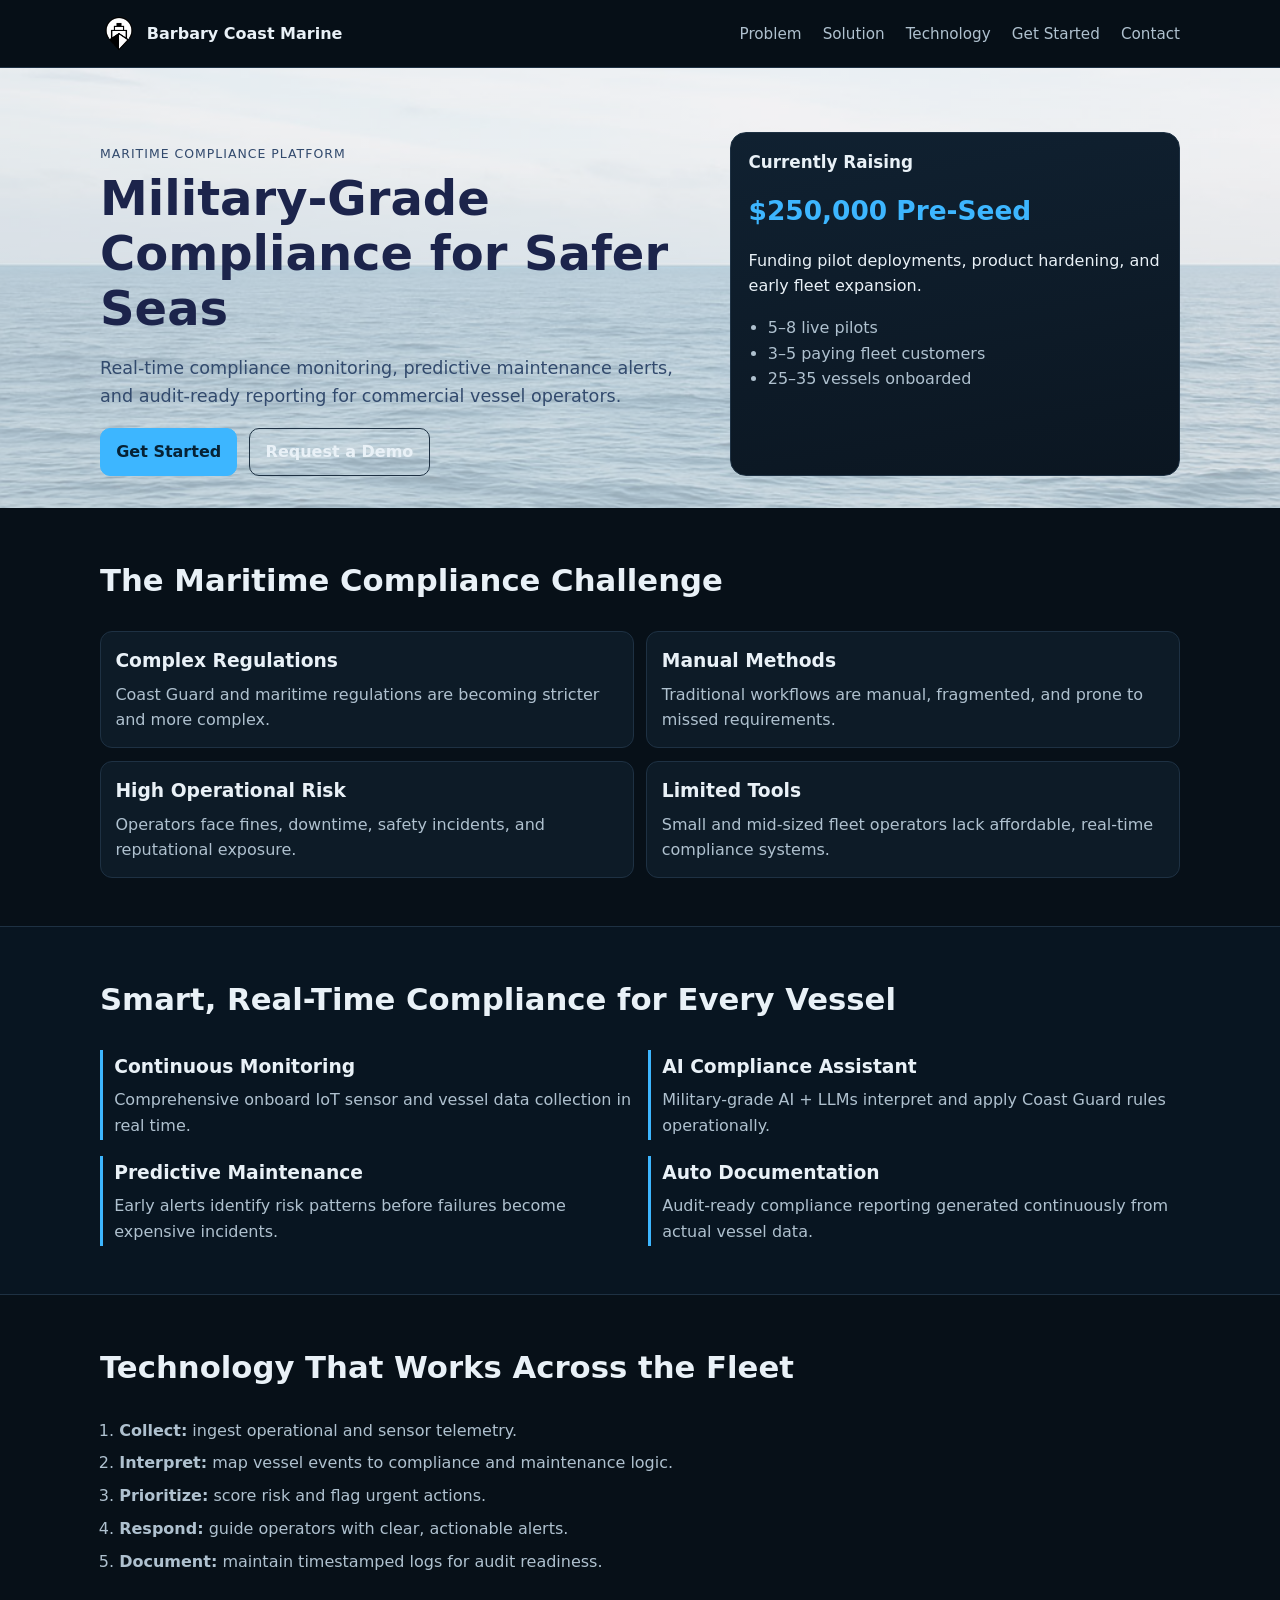
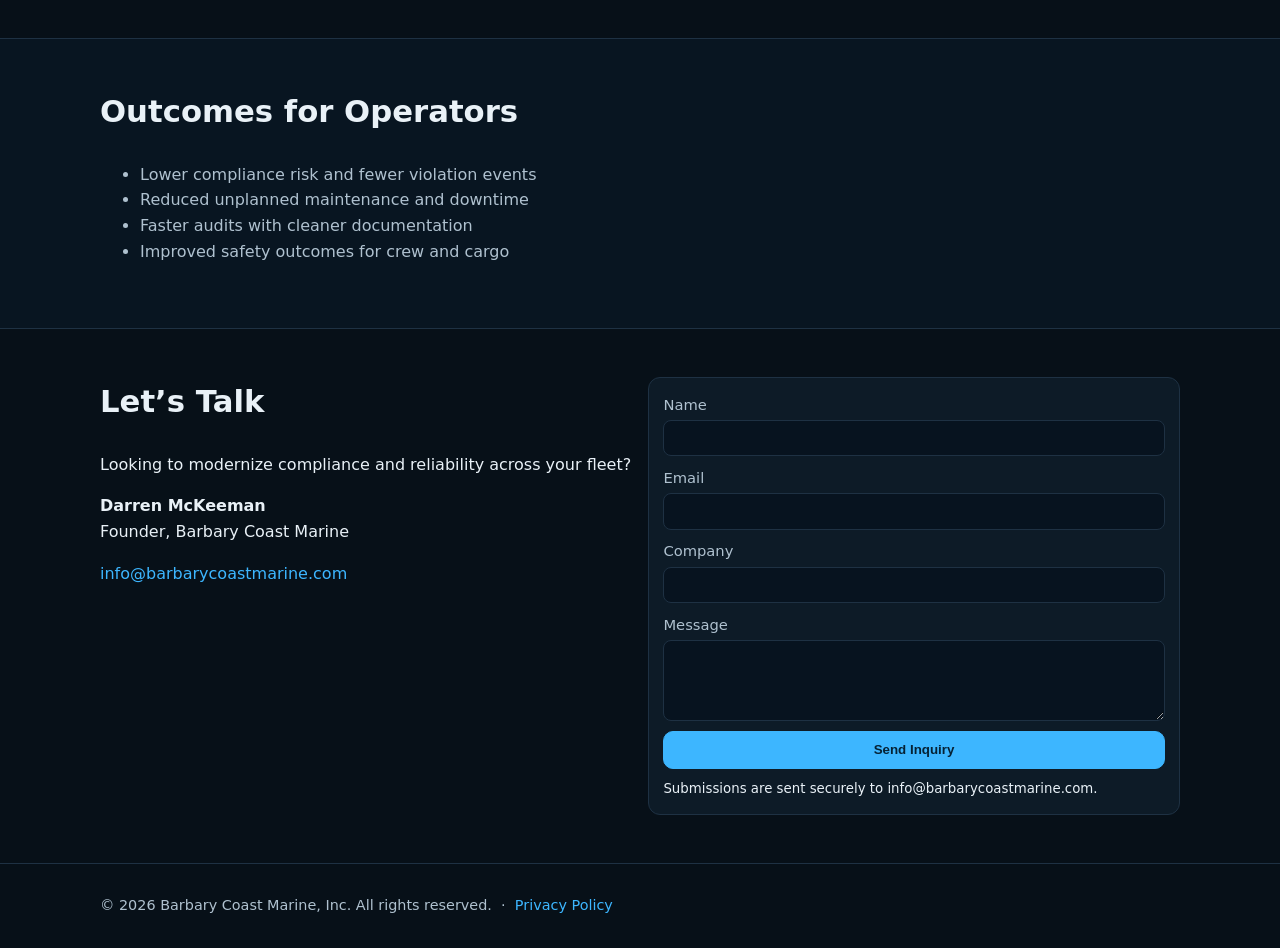
<file: index.html>
<!doctype html>
<html lang="en">
<head>
  <meta charset="utf-8" />
  <meta name="viewport" content="width=device-width, initial-scale=1" />
  <title>Barbary Coast Marine | Real-Time Maritime Compliance</title>
  <meta name="description" content="Barbary Coast Marine provides real-time maritime compliance monitoring, predictive maintenance alerts, and audit-ready reporting for commercial vessels." />
  <meta property="og:title" content="Barbary Coast Marine" />
  <meta property="og:description" content="Military-grade compliance for safer seas." />
  <meta property="og:type" content="website" />
  <link rel="stylesheet" href="./styles.css" />
  <!-- Google tag (gtag.js) -->
  <script async src="https://www.googletagmanager.com/gtag/js?id=G-GDES0HPYLT"></script>
  <script>
    window.dataLayer = window.dataLayer || [];
    function gtag(){dataLayer.push(arguments);}
    gtag('js', new Date());
    gtag('config', 'G-GDES0HPYLT');
  </script>
</head>
<body>
  <header class="site-header">
    <div class="container nav-wrap">
      <a href="#top" class="brand" aria-label="Barbary Coast Marine home">
        <img src="./assets/barbarycoastlogo.png" alt="Barbary Coast Marine" class="brand-logo" />
        <span>Barbary Coast Marine</span>
      </a>
      <button class="nav-toggle" aria-label="Toggle navigation" aria-expanded="false">
        <span></span><span></span><span></span>
      </button>
      <nav id="main-nav">
        <a href="#problem">Problem</a>
        <a href="#solution">Solution</a>
        <a href="#technology">Technology</a>
        <a href="./get-started.html">Get Started</a>
        <a href="#contact">Contact</a>
      </nav>
    </div>
  </header>

  <main id="top">
    <section class="hero">
      <div class="container hero-grid">
        <div>
          <p class="eyebrow">Maritime Compliance Platform</p>
          <h1>Military-Grade Compliance for Safer Seas</h1>
          <p class="lead">
            Real-time compliance monitoring, predictive maintenance alerts,
            and audit-ready reporting for commercial vessel operators.
          </p>
          <div class="cta-row">
            <a class="btn btn-primary" href="./get-started.html">Get Started</a>
            <a class="btn btn-secondary" href="#contact">Request a Demo</a>
          </div>
        </div>
        <aside class="hero-card">
          <h2>Currently Raising</h2>
          <p class="raise">$250,000 Pre-Seed</p>
          <p>Funding pilot deployments, product hardening, and early fleet expansion.</p>
          <ul>
            <li>5–8 live pilots</li>
            <li>3–5 paying fleet customers</li>
            <li>25–35 vessels onboarded</li>
          </ul>
        </aside>
      </div>
    </section>

    <section id="problem" class="section">
      <div class="container">
        <h2>The Maritime Compliance Challenge</h2>
        <div class="cards">
          <article class="card">
            <h3>Complex Regulations</h3>
            <p>Coast Guard and maritime regulations are becoming stricter and more complex.</p>
          </article>
          <article class="card">
            <h3>Manual Methods</h3>
            <p>Traditional workflows are manual, fragmented, and prone to missed requirements.</p>
          </article>
          <article class="card">
            <h3>High Operational Risk</h3>
            <p>Operators face fines, downtime, safety incidents, and reputational exposure.</p>
          </article>
          <article class="card">
            <h3>Limited Tools</h3>
            <p>Small and mid-sized fleet operators lack affordable, real-time compliance systems.</p>
          </article>
        </div>
      </div>
    </section>

    <section id="solution" class="section alt">
      <div class="container">
        <h2>Smart, Real-Time Compliance for Every Vessel</h2>
        <div class="feature-grid">
          <article>
            <h3>Continuous Monitoring</h3>
            <p>Comprehensive onboard IoT sensor and vessel data collection in real time.</p>
          </article>
          <article>
            <h3>AI Compliance Assistant</h3>
            <p>Military-grade AI + LLMs interpret and apply Coast Guard rules operationally.</p>
          </article>
          <article>
            <h3>Predictive Maintenance</h3>
            <p>Early alerts identify risk patterns before failures become expensive incidents.</p>
          </article>
          <article>
            <h3>Auto Documentation</h3>
            <p>Audit-ready compliance reporting generated continuously from actual vessel data.</p>
          </article>
        </div>
      </div>
    </section>

    <section id="technology" class="section">
      <div class="container">
        <h2>Technology That Works Across the Fleet</h2>
        <ol class="steps">
          <li><strong>Collect:</strong> ingest operational and sensor telemetry.</li>
          <li><strong>Interpret:</strong> map vessel events to compliance and maintenance logic.</li>
          <li><strong>Prioritize:</strong> score risk and flag urgent actions.</li>
          <li><strong>Respond:</strong> guide operators with clear, actionable alerts.</li>
          <li><strong>Document:</strong> maintain timestamped logs for audit readiness.</li>
        </ol>
      </div>
    </section>

    <section class="section alt outcomes">
      <div class="container">
        <h2>Outcomes for Operators</h2>
        <ul>
          <li>Lower compliance risk and fewer violation events</li>
          <li>Reduced unplanned maintenance and downtime</li>
          <li>Faster audits with cleaner documentation</li>
          <li>Improved safety outcomes for crew and cargo</li>
        </ul>
      </div>
    </section>

    <section id="contact" class="section contact">
      <div class="container contact-wrap">
        <div>
          <h2>Let’s Talk</h2>
          <p>Looking to modernize compliance and reliability across your fleet?</p>
          <p><strong>Darren McKeeman</strong><br/>Founder, Barbary Coast Marine</p>
          <p>
            <a href="mailto:info@barbarycoastmarine.com">info@barbarycoastmarine.com</a>
          </p>
        </div>
        <form class="contact-form" action="https://formsubmit.co/info@barbarycoastmarine.com" method="POST">
          <input type="hidden" name="_subject" value="New Barbary Coast Marine website inquiry" />
          <input type="hidden" name="_captcha" value="false" />
          <input type="hidden" name="_template" value="table" />
          <input type="hidden" name="_next" value="https://barbarycoastmarine.com/#contact" />
          <label>Name<input name="name" required /></label>
          <label>Email<input type="email" name="email" required /></label>
          <label>Company<input name="company" /></label>
          <label>Message<textarea name="message" rows="4" required></textarea></label>
          <button class="btn btn-primary" type="submit">Send Inquiry</button>
          <small>Submissions are sent securely to info@barbarycoastmarine.com.</small>
        </form>
      </div>
    </section>
  </main>

  <footer class="site-footer">
    <div class="container">
      <p>© <span id="year"></span> Barbary Coast Marine, Inc. All rights reserved. &nbsp;·&nbsp; <a href="./privacy-policy.html">Privacy Policy</a></p>
    </div>
  </footer>

  <script src="./script.js"></script>
</body>
</html>
</file>
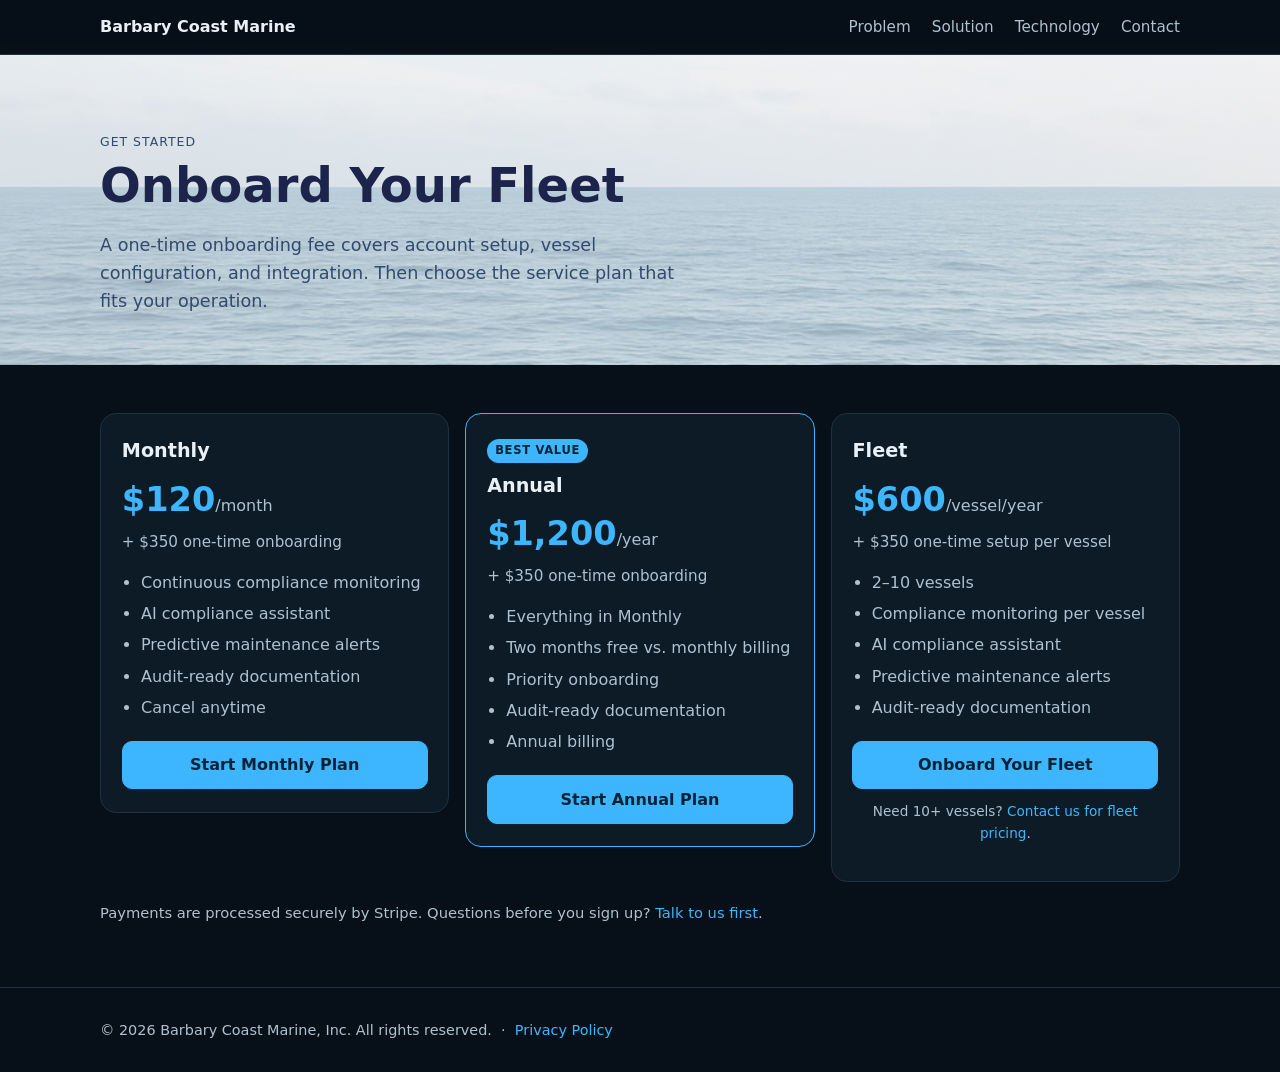
<file: get-started.html>
<!doctype html>
<html lang="en">
<head>
  <meta charset="utf-8" />
  <meta name="viewport" content="width=device-width, initial-scale=1" />
  <title>Get Started | Barbary Coast Marine</title>
  <meta name="description" content="Onboard your fleet with Barbary Coast Marine. One-time onboarding plus monthly or annual maritime compliance service." />
  <link rel="stylesheet" href="./styles.css" />
  <!-- Google tag (gtag.js) -->
  <script async src="https://www.googletagmanager.com/gtag/js?id=G-GDES0HPYLT"></script>
  <script>
    window.dataLayer = window.dataLayer || [];
    function gtag(){dataLayer.push(arguments);}
    gtag('js', new Date());
    gtag('config', 'G-GDES0HPYLT');
  </script>
</head>
<body>
  <header class="site-header">
    <div class="container nav-wrap">
      <a href="./index.html#top" class="brand">Barbary Coast Marine</a>
      <button class="nav-toggle" aria-label="Toggle navigation" aria-expanded="false">
        <span></span><span></span><span></span>
      </button>
      <nav id="main-nav">
        <a href="./index.html#problem">Problem</a>
        <a href="./index.html#solution">Solution</a>
        <a href="./index.html#technology">Technology</a>
        <a href="./index.html#contact">Contact</a>
      </nav>
    </div>
  </header>

  <main id="top">
    <section class="hero">
      <div class="container">
        <p class="eyebrow">Get Started</p>
        <h1>Onboard Your Fleet</h1>
        <p class="lead">
          A one-time onboarding fee covers account setup, vessel configuration, and
          integration. Then choose the service plan that fits your operation.
        </p>
      </div>
    </section>

    <section class="section">
      <div class="container">
        <div class="pricing-grid">
          <article class="plan">
            <h3>Monthly</h3>
            <p class="price">$120<span>/month</span></p>
            <p class="setup">+ $350 one-time onboarding</p>
            <ul>
              <li>Continuous compliance monitoring</li>
              <li>AI compliance assistant</li>
              <li>Predictive maintenance alerts</li>
              <li>Audit-ready documentation</li>
              <li>Cancel anytime</li>
            </ul>
            <a class="btn btn-primary" href="https://buy.stripe.com/00wdR8ayWgyO8xNdBJafS00">Start Monthly Plan</a>
          </article>

          <article class="plan featured">
            <p class="badge">Best value</p>
            <h3>Annual</h3>
            <p class="price">$1,200<span>/year</span></p>
            <p class="setup">+ $350 one-time onboarding</p>
            <ul>
              <li>Everything in Monthly</li>
              <li>Two months free vs. monthly billing</li>
              <li>Priority onboarding</li>
              <li>Audit-ready documentation</li>
              <li>Annual billing</li>
            </ul>
            <a class="btn btn-primary" href="https://buy.stripe.com/dRm28qdL82HY6pF2X5afS01">Start Annual Plan</a>
          </article>

          <article class="plan">
            <h3>Fleet</h3>
            <p class="price">$600<span>/vessel/year</span></p>
            <p class="setup">+ $350 one-time setup per vessel</p>
            <ul>
              <li>2–10 vessels</li>
              <li>Compliance monitoring per vessel</li>
              <li>AI compliance assistant</li>
              <li>Predictive maintenance alerts</li>
              <li>Audit-ready documentation</li>
            </ul>
            <a class="btn btn-primary" href="https://buy.stripe.com/8x2fZg6iG1DUcO369hafS04">Onboard Your Fleet</a>
            <p class="fleet-note">Need 10+ vessels? <a href="./index.html#contact">Contact us for fleet pricing</a>.</p>
          </article>
        </div>
        <p class="pay-note">
          Payments are processed securely by Stripe. Questions before you sign up?
          <a href="./index.html#contact">Talk to us first</a>.
        </p>
      </div>
    </section>
  </main>

  <footer class="site-footer">
    <div class="container">
      <p>&copy; <span id="year"></span> Barbary Coast Marine, Inc. All rights reserved. &nbsp;·&nbsp; <a href="./privacy-policy.html">Privacy Policy</a></p>
    </div>
  </footer>

  <script src="./script.js"></script>
</body>
</html>
</file>
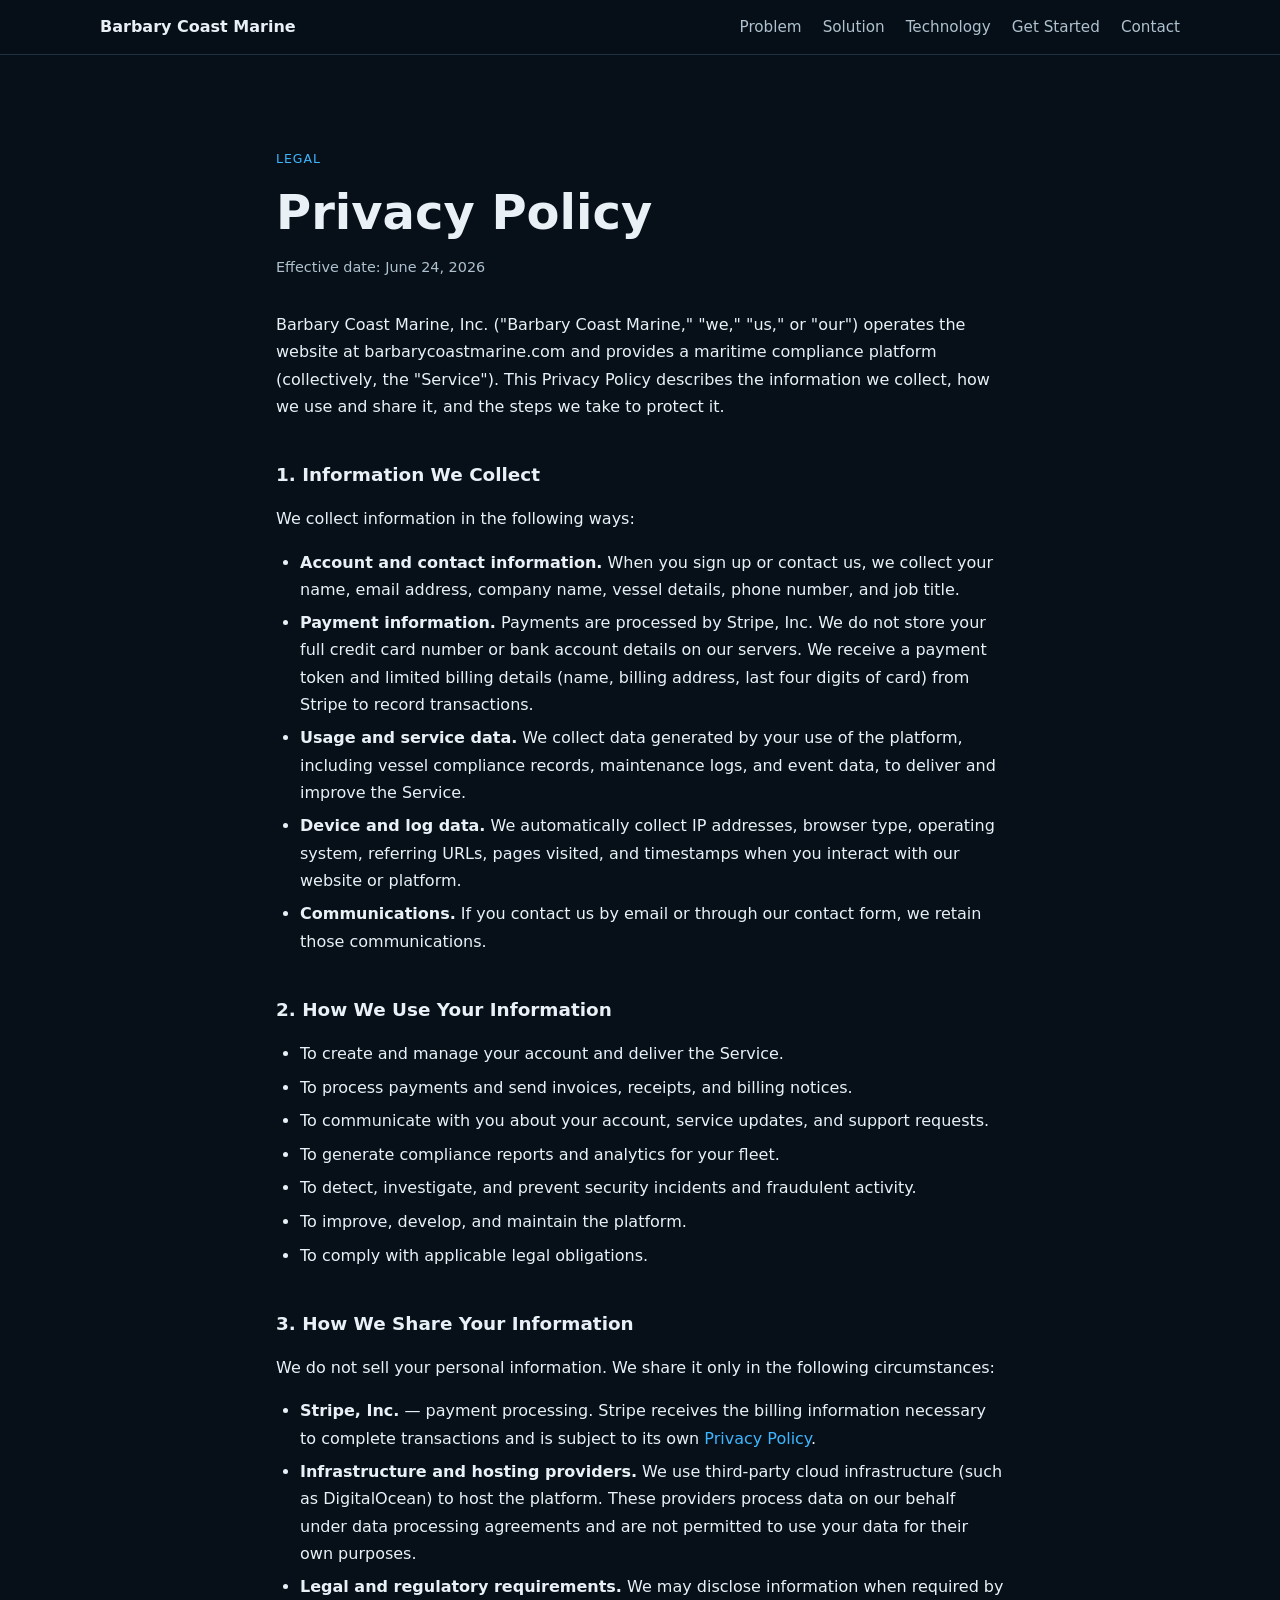
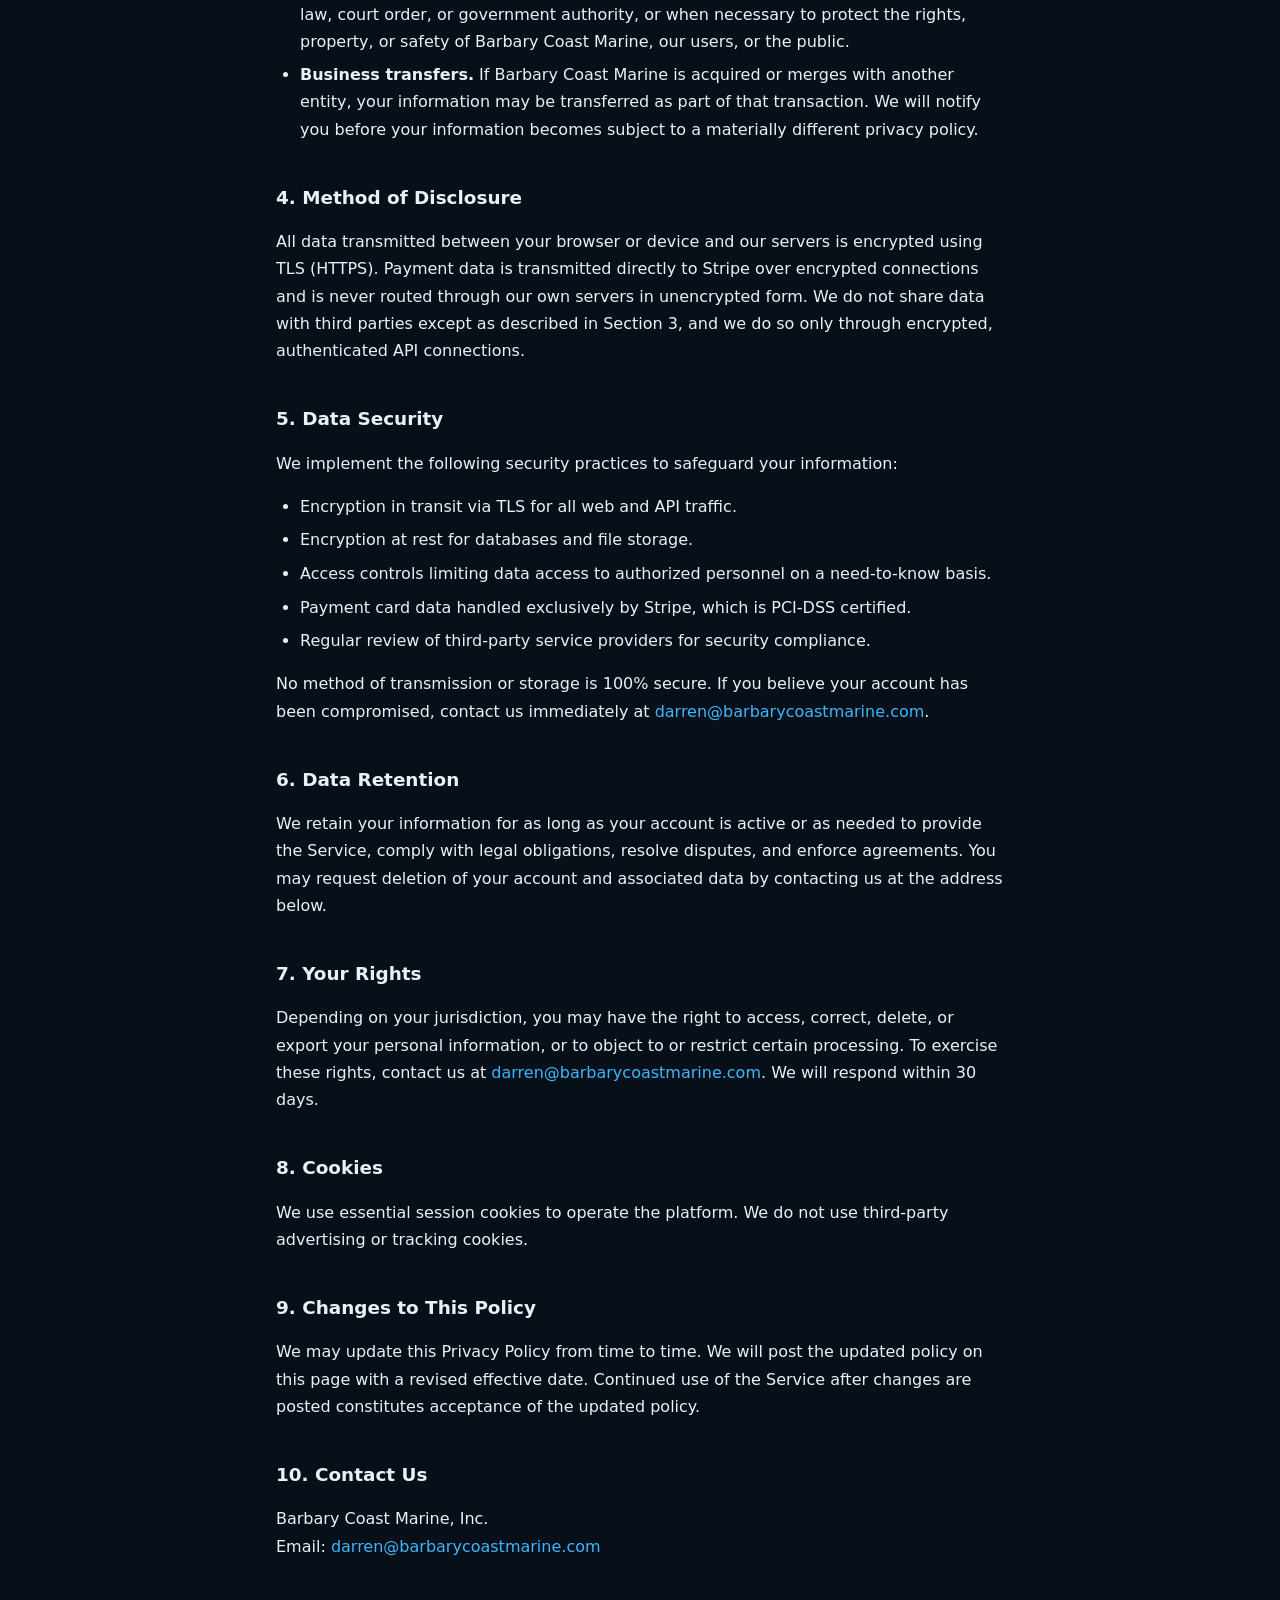
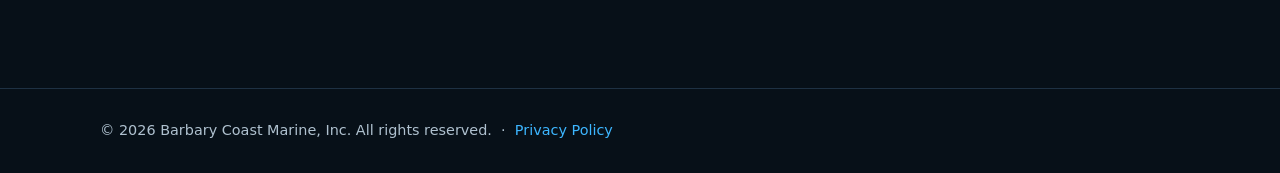
<file: privacy-policy.html>
<!doctype html>
<html lang="en">
<head>
  <meta charset="utf-8" />
  <meta name="viewport" content="width=device-width, initial-scale=1" />
  <title>Privacy Policy | Barbary Coast Marine</title>
  <meta name="description" content="Privacy Policy for Barbary Coast Marine, Inc." />
  <link rel="stylesheet" href="./styles.css" />
  <style>
    .policy-body { max-width: 760px; margin: 0 auto; padding: 2rem 1rem 4rem; }
    .policy-body h2 { margin-top: 2.5rem; font-size: 1.15rem; }
    .policy-body p, .policy-body ul { line-height: 1.7; margin-bottom: 1rem; }
    .policy-body ul { padding-left: 1.5rem; }
    .policy-body li { margin-bottom: 0.4rem; }
    .policy-body .last-updated { color: #afc1cf; font-size: 0.9rem; margin-bottom: 2rem; }
    .policy-body .eyebrow { color: var(--primary); }
    @media (max-width: 600px) {
      .policy-body { padding: 1.25rem 0.25rem 3rem; }
      .policy-body h2 { font-size: 1.05rem; }
      .policy-body p, .policy-body ul { font-size: 0.95rem; }
    }
  </style>
</head>
<body>
  <header class="site-header">
    <div class="container nav-wrap">
      <a href="./index.html#top" class="brand">Barbary Coast Marine</a>
      <button class="nav-toggle" aria-label="Toggle navigation" aria-expanded="false">
        <span></span><span></span><span></span>
      </button>
      <nav id="main-nav">
        <a href="./index.html#problem">Problem</a>
        <a href="./index.html#solution">Solution</a>
        <a href="./index.html#technology">Technology</a>
        <a href="./get-started.html">Get Started</a>
        <a href="./index.html#contact">Contact</a>
      </nav>
    </div>
  </header>

  <main id="top">
    <section class="section">
      <div class="policy-body">
        <p class="eyebrow">Legal</p>
        <h1>Privacy Policy</h1>
        <p class="last-updated">Effective date: June 24, 2026</p>

        <p>Barbary Coast Marine, Inc. ("Barbary Coast Marine," "we," "us," or "our") operates the website at barbarycoastmarine.com and provides a maritime compliance platform (collectively, the "Service"). This Privacy Policy describes the information we collect, how we use and share it, and the steps we take to protect it.</p>

        <h2>1. Information We Collect</h2>
        <p>We collect information in the following ways:</p>
        <ul>
          <li><strong>Account and contact information.</strong> When you sign up or contact us, we collect your name, email address, company name, vessel details, phone number, and job title.</li>
          <li><strong>Payment information.</strong> Payments are processed by Stripe, Inc. We do not store your full credit card number or bank account details on our servers. We receive a payment token and limited billing details (name, billing address, last four digits of card) from Stripe to record transactions.</li>
          <li><strong>Usage and service data.</strong> We collect data generated by your use of the platform, including vessel compliance records, maintenance logs, and event data, to deliver and improve the Service.</li>
          <li><strong>Device and log data.</strong> We automatically collect IP addresses, browser type, operating system, referring URLs, pages visited, and timestamps when you interact with our website or platform.</li>
          <li><strong>Communications.</strong> If you contact us by email or through our contact form, we retain those communications.</li>
        </ul>

        <h2>2. How We Use Your Information</h2>
        <ul>
          <li>To create and manage your account and deliver the Service.</li>
          <li>To process payments and send invoices, receipts, and billing notices.</li>
          <li>To communicate with you about your account, service updates, and support requests.</li>
          <li>To generate compliance reports and analytics for your fleet.</li>
          <li>To detect, investigate, and prevent security incidents and fraudulent activity.</li>
          <li>To improve, develop, and maintain the platform.</li>
          <li>To comply with applicable legal obligations.</li>
        </ul>

        <h2>3. How We Share Your Information</h2>
        <p>We do not sell your personal information. We share it only in the following circumstances:</p>
        <ul>
          <li><strong>Stripe, Inc.</strong> — payment processing. Stripe receives the billing information necessary to complete transactions and is subject to its own <a href="https://stripe.com/privacy" target="_blank" rel="noopener">Privacy Policy</a>.</li>
          <li><strong>Infrastructure and hosting providers.</strong> We use third-party cloud infrastructure (such as DigitalOcean) to host the platform. These providers process data on our behalf under data processing agreements and are not permitted to use your data for their own purposes.</li>
          <li><strong>Legal and regulatory requirements.</strong> We may disclose information when required by law, court order, or government authority, or when necessary to protect the rights, property, or safety of Barbary Coast Marine, our users, or the public.</li>
          <li><strong>Business transfers.</strong> If Barbary Coast Marine is acquired or merges with another entity, your information may be transferred as part of that transaction. We will notify you before your information becomes subject to a materially different privacy policy.</li>
        </ul>

        <h2>4. Method of Disclosure</h2>
        <p>All data transmitted between your browser or device and our servers is encrypted using TLS (HTTPS). Payment data is transmitted directly to Stripe over encrypted connections and is never routed through our own servers in unencrypted form. We do not share data with third parties except as described in Section 3, and we do so only through encrypted, authenticated API connections.</p>

        <h2>5. Data Security</h2>
        <p>We implement the following security practices to safeguard your information:</p>
        <ul>
          <li>Encryption in transit via TLS for all web and API traffic.</li>
          <li>Encryption at rest for databases and file storage.</li>
          <li>Access controls limiting data access to authorized personnel on a need-to-know basis.</li>
          <li>Payment card data handled exclusively by Stripe, which is PCI-DSS certified.</li>
          <li>Regular review of third-party service providers for security compliance.</li>
        </ul>
        <p>No method of transmission or storage is 100% secure. If you believe your account has been compromised, contact us immediately at <a href="mailto:darren@barbarycoastmarine.com">darren@barbarycoastmarine.com</a>.</p>

        <h2>6. Data Retention</h2>
        <p>We retain your information for as long as your account is active or as needed to provide the Service, comply with legal obligations, resolve disputes, and enforce agreements. You may request deletion of your account and associated data by contacting us at the address below.</p>

        <h2>7. Your Rights</h2>
        <p>Depending on your jurisdiction, you may have the right to access, correct, delete, or export your personal information, or to object to or restrict certain processing. To exercise these rights, contact us at <a href="mailto:darren@barbarycoastmarine.com">darren@barbarycoastmarine.com</a>. We will respond within 30 days.</p>

        <h2>8. Cookies</h2>
        <p>We use essential session cookies to operate the platform. We do not use third-party advertising or tracking cookies.</p>

        <h2>9. Changes to This Policy</h2>
        <p>We may update this Privacy Policy from time to time. We will post the updated policy on this page with a revised effective date. Continued use of the Service after changes are posted constitutes acceptance of the updated policy.</p>

        <h2>10. Contact Us</h2>
        <p>Barbary Coast Marine, Inc.<br>
        Email: <a href="mailto:darren@barbarycoastmarine.com">darren@barbarycoastmarine.com</a></p>
      </div>
    </section>
  </main>

  <footer class="site-footer">
    <div class="container">
      <p>© <span id="year"></span> Barbary Coast Marine, Inc. All rights reserved. &nbsp;·&nbsp; <a href="./privacy-policy.html">Privacy Policy</a></p>
    </div>
  </footer>

  <script src="./script.js"></script>
</body>
</html>
</file>
<file: styles.css>
:root {
  --bg: #071018;
  --card: #0d1b27;
  --text: #e9f1f7;
  --muted: #afc1cf;
  --primary: #3db6ff;
  --primary-dark: #1c93dc;
  --border: #1e3143;
}

* { box-sizing: border-box; }
html, body { margin: 0; padding: 0; }
body {
  font-family: Inter, system-ui, -apple-system, Segoe UI, Roboto, sans-serif;
  background: var(--bg);
  color: var(--text);
  line-height: 1.6;
}

a { color: var(--primary); text-decoration: none; }
a:hover { text-decoration: underline; }

.container {
  width: min(1080px, 92vw);
  margin: 0 auto;
}

.site-header {
  position: sticky;
  top: 0;
  z-index: 20;
  background: rgba(7, 16, 24, 0.9);
  backdrop-filter: blur(8px);
  border-bottom: 1px solid var(--border);
}

.nav-wrap {
  display: flex;
  justify-content: space-between;
  align-items: center;
  padding: 0.9rem 0;
}

.brand {
  font-weight: 700;
  color: var(--text);
  display: inline-flex;
  align-items: center;
  gap: 0.55rem;
}

.brand-logo {
  width: 38px;
  height: 38px;
  border-radius: 8px;
  object-fit: cover;
}

nav a {
  margin-left: 1rem;
  color: var(--muted);
  font-size: 0.95rem;
}

.hero {
  padding: 4rem 0 2rem;
  background-image: linear-gradient(rgba(255,255,255,0.60), rgba(255,255,255,0.60)), url('./assets/hero-bg.jpg');
  background-position: center center;
  background-size: cover;
  background-repeat: no-repeat;
}

.hero-grid {
  display: grid;
  grid-template-columns: 1.35fr 1fr;
  gap: 1.4rem;
  align-items: stretch;
}

.eyebrow {
  color: #324a6d;
  text-transform: uppercase;
  letter-spacing: 0.08em;
  font-size: 0.78rem;
  margin-bottom: 0.4rem;
}

.hero h1 { color: #1c244b; }
.hero .lead { color: #324a6d; }

h1 {
  font-size: clamp(2rem, 4vw, 3rem);
  line-height: 1.15;
  margin: 0 0 0.8rem;
}

.lead {
  color: var(--muted);
  font-size: 1.1rem;
  max-width: 54ch;
}

.cta-row { display: flex; gap: 0.75rem; margin-top: 1.1rem; }

.btn {
  border: 1px solid var(--border);
  border-radius: 10px;
  padding: 0.65rem 0.95rem;
  font-weight: 600;
  display: inline-block;
}

.btn-primary {
  background: var(--primary);
  color: #062235;
  border-color: var(--primary);
}

.btn-primary:hover { background: var(--primary-dark); text-decoration: none; }

.btn-secondary {
  color: var(--text);
  background: transparent;
}

.hero-card {
  background: linear-gradient(170deg, #102131, #0b1621);
  border: 1px solid var(--border);
  border-radius: 16px;
  padding: 1rem 1.1rem;
}

.hero-card h2 { margin-top: 0; font-size: 1.05rem; }
.raise { font-size: 1.65rem; font-weight: 700; color: var(--primary); margin: 0.2rem 0 0.5rem; }
.hero-card ul { margin: 0.6rem 0 0; padding-left: 1.2rem; color: var(--muted); }

.section { padding: 3rem 0; }
.section.alt { background: #081521; border-top: 1px solid var(--border); border-bottom: 1px solid var(--border); }

h2 { margin-top: 0; font-size: clamp(1.5rem, 2.4vw, 2rem); }
h3 { margin: 0 0 0.35rem; }

.cards {
  display: grid;
  grid-template-columns: repeat(2, minmax(0, 1fr));
  gap: 0.8rem;
}
.card {
  background: var(--card);
  border: 1px solid var(--border);
  border-radius: 12px;
  padding: 0.9rem;
}
.card p { margin: 0; color: var(--muted); }

.feature-grid {
  display: grid;
  grid-template-columns: repeat(2, minmax(0, 1fr));
  gap: 1rem;
}
.feature-grid article {
  border-left: 3px solid var(--primary);
  padding: 0.1rem 0 0.1rem 0.7rem;
}
.feature-grid p { margin: 0; color: var(--muted); }

.steps {
  color: var(--muted);
  display: grid;
  gap: 0.45rem;
  padding-left: 1.2rem;
}

.outcomes ul { color: var(--muted); }

.contact-wrap {
  display: grid;
  grid-template-columns: 1fr 1fr;
  gap: 1rem;
}

.contact-form {
  background: var(--card);
  border: 1px solid var(--border);
  border-radius: 12px;
  padding: 0.9rem;
  display: grid;
  gap: 0.6rem;
}

label { display: grid; gap: 0.25rem; font-size: 0.92rem; color: var(--muted); }
input, textarea {
  width: 100%;
  border: 1px solid var(--border);
  border-radius: 8px;
  padding: 0.6rem;
  background: #07131f;
  color: var(--text);
}

.site-footer {
  border-top: 1px solid var(--border);
  color: var(--muted);
  font-size: 0.9rem;
  padding: 1rem 0;
}

.nav-toggle {
  display: none;
  flex-direction: column;
  justify-content: center;
  gap: 5px;
  background: none;
  border: none;
  cursor: pointer;
  padding: 0.4rem;
}

.nav-toggle span {
  display: block;
  width: 24px;
  height: 2px;
  background: var(--text);
  border-radius: 2px;
  transition: transform 0.2s, opacity 0.2s;
}

.nav-toggle[aria-expanded="true"] span:nth-child(1) { transform: translateY(7px) rotate(45deg); }
.nav-toggle[aria-expanded="true"] span:nth-child(2) { opacity: 0; }
.nav-toggle[aria-expanded="true"] span:nth-child(3) { transform: translateY(-7px) rotate(-45deg); }

@media (max-width: 860px) {
  .hero-grid,
  .contact-wrap,
  .feature-grid,
  .cards {
    grid-template-columns: 1fr;
  }

  .nav-toggle { display: flex; }

  nav {
    display: none;
    position: absolute;
    top: 100%;
    left: 0;
    right: 0;
    background: rgba(7, 16, 24, 0.97);
    border-bottom: 1px solid var(--border);
    padding: 1rem 0;
    flex-direction: column;
    align-items: center;
    gap: 0;
  }

  nav.open { display: flex; }

  nav a {
    margin: 0;
    padding: 0.75rem 1.5rem;
    width: 100%;
    text-align: center;
    font-size: 1rem;
    border-bottom: 1px solid var(--border);
  }

  nav a:last-child { border-bottom: none; }

  .site-header { position: sticky; }
}
/* Get Started / pricing page */
.pricing-grid {
  display: grid;
  grid-template-columns: repeat(3, minmax(0, 1fr));
  gap: 1rem;
  align-items: start;
}
.plan {
  background: var(--card);
  border: 1px solid var(--border);
  border-radius: 16px;
  padding: 1.4rem 1.3rem;
}
.plan.featured { border-color: var(--primary); }
.plan .badge {
  display: inline-block;
  background: var(--primary);
  color: #062235;
  font-size: 0.72rem;
  font-weight: 700;
  text-transform: uppercase;
  letter-spacing: 0.06em;
  padding: 0.18rem 0.5rem;
  border-radius: 999px;
  margin: 0 0 0.5rem;
}
.plan h3 { font-size: 1.2rem; }
.plan .price { font-size: 2.1rem; font-weight: 700; color: var(--primary); margin: 0.3rem 0 0; }
.plan .price span { font-size: 1rem; font-weight: 500; color: var(--muted); }
.plan .setup { color: var(--muted); margin: 0.2rem 0 1rem; font-size: 0.95rem; }
.plan ul { color: var(--muted); padding-left: 1.2rem; margin: 0 0 1.3rem; display: grid; gap: 0.35rem; }
.plan .btn { width: 100%; text-align: center; }
.pay-note { color: var(--muted); font-size: 0.92rem; margin-top: 1.2rem; }
.fleet-note { color: var(--muted); font-size: 0.85rem; margin-top: 0.75rem; text-align: center; }

@media (max-width: 960px) {
  .pricing-grid { grid-template-columns: 1fr; }
}
</file>
